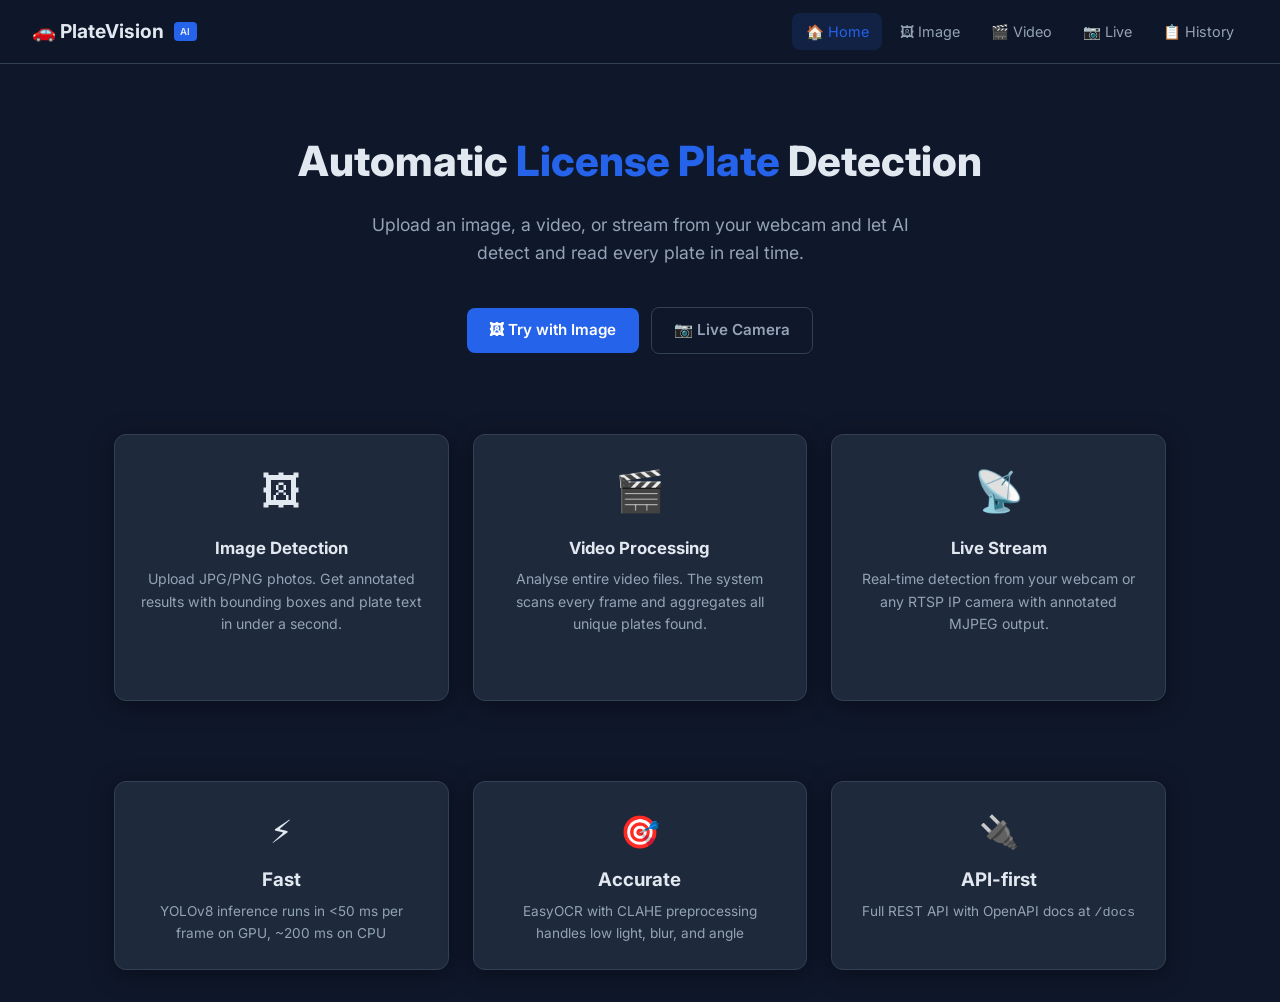
<file: frontend/index.html>
<!DOCTYPE html>
<html lang="en">
<head>
  <meta charset="UTF-8" />
  <meta name="viewport" content="width=device-width, initial-scale=1.0" />
  <title>PlateVision – License Plate Detection System</title>
  <link rel="preconnect" href="https://fonts.googleapis.com" />
  <link href="https://fonts.googleapis.com/css2?family=Inter:wght@400;600;700;800&display=swap" rel="stylesheet" />
  <link rel="stylesheet" href="static/css/styles.css" />
</head>
<body>

<nav class="navbar">
  <a href="index.html" class="navbar-brand">
    🚗 PlateVision <span class="badge">AI</span>
  </a>
  <div class="navbar-links">
    <a href="index.html"        class="nav-link active">🏠 Home</a>
    <a href="upload-image.html" class="nav-link">🖼 Image</a>
    <a href="upload-video.html" class="nav-link">🎬 Video</a>
    <a href="live-camera.html"  class="nav-link">📷 Live</a>
    <a href="history.html"      class="nav-link">📋 History</a>
  </div>
</nav>

<div class="hero">
  <h1>Automatic <span>License Plate</span> Detection</h1>
  <p>Upload an image, a video, or stream from your webcam and let AI detect and read every plate in real time.</p>
  <div class="flex items-center gap-3" style="justify-content:center">
    <a href="upload-image.html" class="btn btn-primary">🖼 Try with Image</a>
    <a href="live-camera.html"  class="btn btn-ghost">📷 Live Camera</a>
  </div>

  <div class="feature-cards container">
    <a href="upload-image.html" class="card feature-card" style="text-decoration:none;color:inherit">
      <div class="feature-icon">🖼</div>
      <h3>Image Detection</h3>
      <p>Upload JPG/PNG photos. Get annotated results with bounding boxes and plate text in under a second.</p>
    </a>
    <a href="upload-video.html" class="card feature-card" style="text-decoration:none;color:inherit">
      <div class="feature-icon">🎬</div>
      <h3>Video Processing</h3>
      <p>Analyse entire video files. The system scans every frame and aggregates all unique plates found.</p>
    </a>
    <a href="live-camera.html" class="card feature-card" style="text-decoration:none;color:inherit">
      <div class="feature-icon">📡</div>
      <h3>Live Stream</h3>
      <p>Real-time detection from your webcam or any RTSP IP camera with annotated MJPEG output.</p>
    </a>
  </div>
</div>

<div class="container" style="padding-top:0">
  <div class="grid-3">
    <div class="card" style="text-align:center">
      <div style="font-size:2rem;margin-bottom:.5rem">⚡</div>
      <h3 style="margin-bottom:.4rem">Fast</h3>
      <p class="text-muted text-sm">YOLOv8 inference runs in &lt;50 ms per frame on GPU, ~200 ms on CPU</p>
    </div>
    <div class="card" style="text-align:center">
      <div style="font-size:2rem;margin-bottom:.5rem">🎯</div>
      <h3 style="margin-bottom:.4rem">Accurate</h3>
      <p class="text-muted text-sm">EasyOCR with CLAHE preprocessing handles low light, blur, and angle</p>
    </div>
    <div class="card" style="text-align:center">
      <div style="font-size:2rem;margin-bottom:.5rem">🔌</div>
      <h3 style="margin-bottom:.4rem">API-first</h3>
      <p class="text-muted text-sm">Full REST API with OpenAPI docs at <code>/docs</code></p>
    </div>
  </div>
</div>

<script src="static/js/app.js"></script>
</body>
</html>
</file>
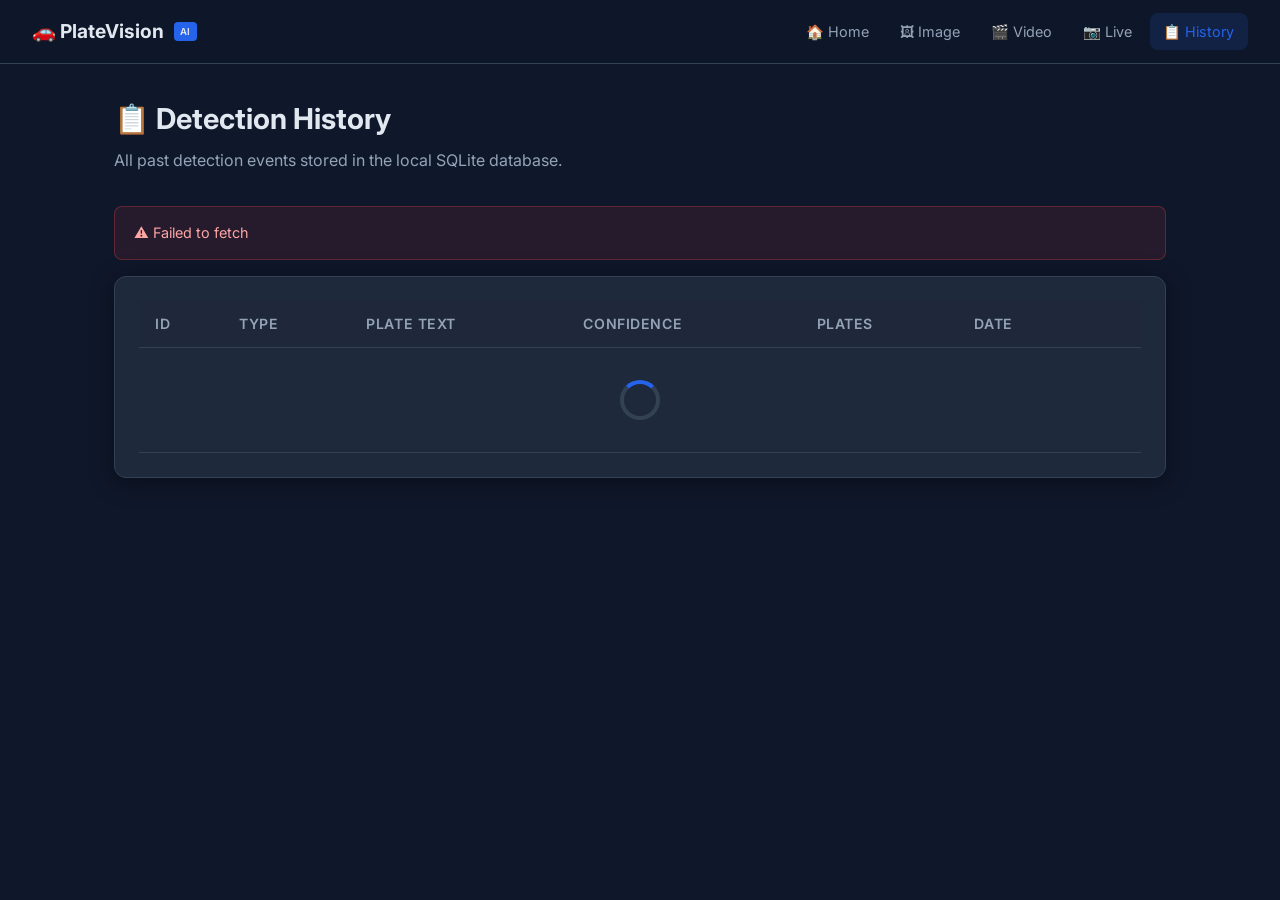
<file: frontend/history.html>
<!DOCTYPE html>
<html lang="en">
<head>
  <meta charset="UTF-8" />
  <meta name="viewport" content="width=device-width, initial-scale=1.0" />
  <title>Detection History – PlateVision</title>
  <link href="https://fonts.googleapis.com/css2?family=Inter:wght@400;600;700;800&display=swap" rel="stylesheet" />
  <link rel="stylesheet" href="static/css/styles.css" />
</head>
<body>

<nav class="navbar">
  <a href="index.html" class="navbar-brand">🚗 PlateVision <span class="badge">AI</span></a>
  <div class="navbar-links">
    <a href="index.html"        class="nav-link">🏠 Home</a>
    <a href="upload-image.html" class="nav-link">🖼 Image</a>
    <a href="upload-video.html" class="nav-link">🎬 Video</a>
    <a href="live-camera.html"  class="nav-link">📷 Live</a>
    <a href="history.html"      class="nav-link active">📋 History</a>
  </div>
</nav>

<div class="container">
  <h1 class="page-title">📋 Detection History</h1>
  <p class="page-subtitle">All past detection events stored in the local SQLite database.</p>

  <div id="alert-box" class="hidden"></div>

  <div class="card">
    <div class="table-wrap">
      <table>
        <thead>
          <tr>
            <th>ID</th>
            <th>Type</th>
            <th>Plate Text</th>
            <th>Confidence</th>
            <th>Plates</th>
            <th>Date</th>
            <th></th>
          </tr>
        </thead>
        <tbody id="history-tbody">
          <tr>
            <td colspan="7" class="text-muted" style="text-align:center;padding:2rem">
              <div class="spinner" style="margin:0 auto"></div>
            </td>
          </tr>
        </tbody>
      </table>
    </div>
  </div>
</div>

<style>
  .badge-type {
    display: inline-flex;
    align-items: center;
    padding: 2px 8px;
    border-radius: 99px;
    font-size: 0.75rem;
    font-weight: 600;
    text-transform: uppercase;
    background: rgba(37,99,235,0.15);
    color: #93c5fd;
  }
</style>

<script src="static/js/app.js"></script>
</body>
</html>
</file>
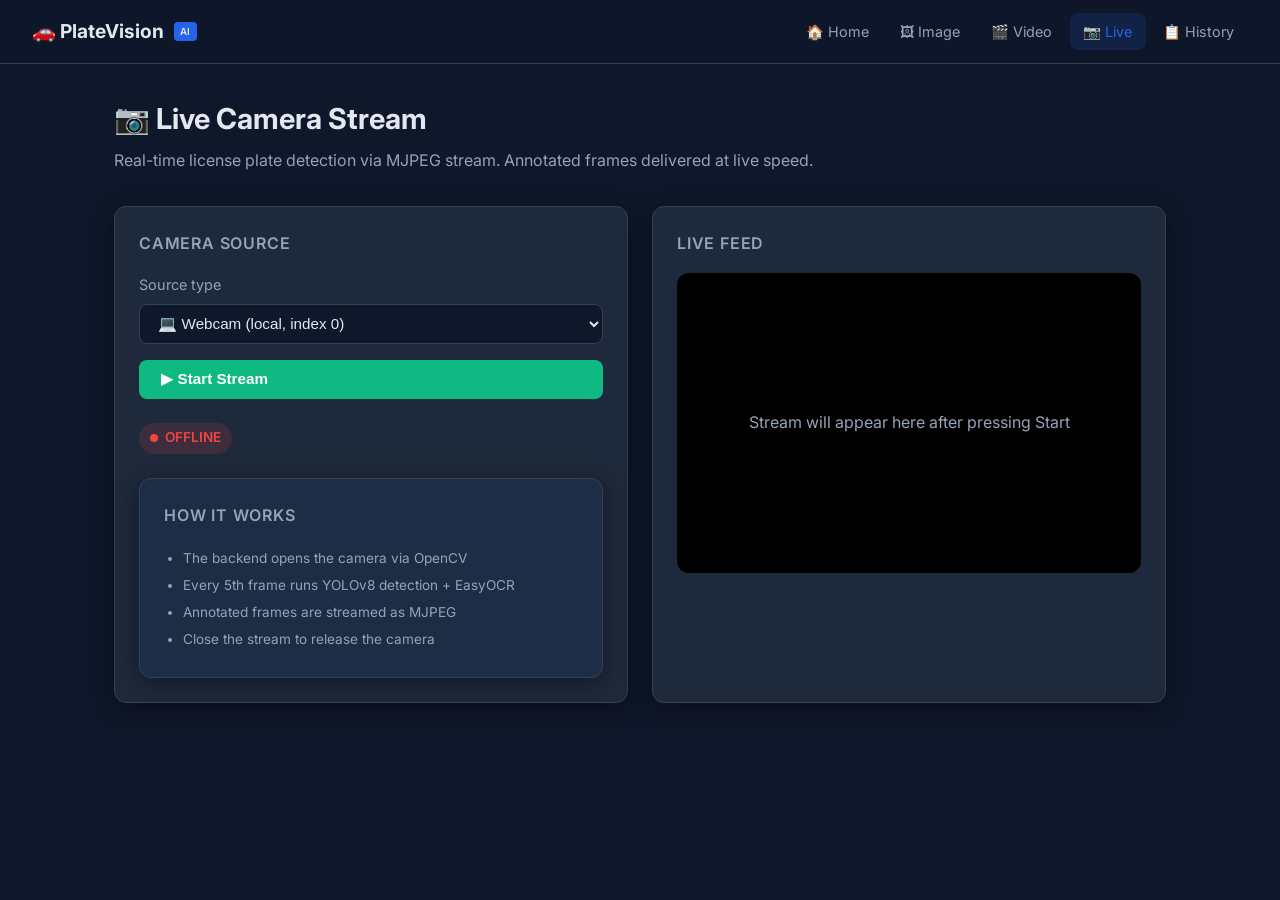
<file: frontend/live-camera.html>
<!DOCTYPE html>
<html lang="en">
<head>
  <meta charset="UTF-8" />
  <meta name="viewport" content="width=device-width, initial-scale=1.0" />
  <title>Live Camera – PlateVision</title>
  <link href="https://fonts.googleapis.com/css2?family=Inter:wght@400;600;700;800&display=swap" rel="stylesheet" />
  <link rel="stylesheet" href="static/css/styles.css" />
</head>
<body>

<nav class="navbar">
  <a href="index.html" class="navbar-brand">🚗 PlateVision <span class="badge">AI</span></a>
  <div class="navbar-links">
    <a href="index.html"        class="nav-link">🏠 Home</a>
    <a href="upload-image.html" class="nav-link">🖼 Image</a>
    <a href="upload-video.html" class="nav-link">🎬 Video</a>
    <a href="live-camera.html"  class="nav-link active">📷 Live</a>
    <a href="history.html"      class="nav-link">📋 History</a>
  </div>
</nav>

<div class="container">
  <h1 class="page-title">📷 Live Camera Stream</h1>
  <p class="page-subtitle">Real-time license plate detection via MJPEG stream. Annotated frames delivered at live speed.</p>

  <div class="grid-2">
    <!-- Controls -->
    <div class="card">
      <p class="card-title">Camera Source</p>

      <div style="margin-bottom:1rem">
        <label for="camera-source" style="display:block;margin-bottom:.5rem;font-size:.9rem;color:var(--text-muted)">Source type</label>
        <select id="camera-source" style="width:100%;padding:.6rem .9rem;background:var(--dark);border:1px solid var(--dark-border);border-radius:8px;color:var(--text);font-size:.95rem">
          <option value="webcam">💻 Webcam (local, index 0)</option>
          <option value="ip">🌐 IP / RTSP Camera</option>
        </select>
      </div>

      <div id="ip-section" class="hidden" style="margin-bottom:1rem">
        <label for="ip-url" style="display:block;margin-bottom:.5rem;font-size:.9rem;color:var(--text-muted)">Camera URL</label>
        <input id="ip-url" type="text" placeholder="rtsp://192.168.1.100:554/stream"
          style="width:100%;padding:.6rem .9rem;background:var(--dark);border:1px solid var(--dark-border);border-radius:8px;color:var(--text);font-size:.9rem" />
        <p class="text-sm text-muted mt-2">Supports RTSP, HTTP MJPEG, and other OpenCV-compatible URLs.</p>
      </div>

      <div class="flex gap-2">
        <button id="start-btn" class="btn btn-success" style="flex:1">▶ Start Stream</button>
        <button id="stop-btn"  class="btn btn-danger hidden" style="flex:1">■ Stop</button>
      </div>

      <div style="margin-top:1.5rem">
        <div id="stream-status" class="stream-status offline">
          <span class="dot red"></span> OFFLINE
        </div>
      </div>

      <div class="card" style="margin-top:1.5rem;background:rgba(37,99,235,0.06)">
        <p class="card-title">How it works</p>
        <ul class="text-sm text-muted" style="padding-left:1.2rem;line-height:2">
          <li>The backend opens the camera via OpenCV</li>
          <li>Every 5th frame runs YOLOv8 detection + EasyOCR</li>
          <li>Annotated frames are streamed as MJPEG</li>
          <li>Close the stream to release the camera</li>
        </ul>
      </div>
    </div>

    <!-- Stream display -->
    <div class="card stream-container">
      <p class="card-title">Live Feed</p>
      <div class="preview-box" style="min-height:300px;padding:0">
        <div class="preview-placeholder" id="stream-placeholder" style="padding:3rem">
          Stream will appear here after pressing Start
        </div>
        <img id="stream-img" alt="Live stream" style="display:none;width:100%;border-radius:12px" />
      </div>
    </div>
  </div>
</div>

<script src="static/js/app.js"></script>
<script>
  // Toggle IP URL input
  document.getElementById("camera-source").addEventListener("change", function() {
    const ipSec = document.getElementById("ip-section");
    ipSec.classList.toggle("hidden", this.value !== "ip");
  });

  // Show/hide stream image
  const streamImg = document.getElementById("stream-img");
  const placeholder = document.getElementById("stream-placeholder");
  document.getElementById("start-btn").addEventListener("click", () => {
    streamImg.style.display = "block";
    placeholder.style.display = "none";
  });
  document.getElementById("stop-btn").addEventListener("click", () => {
    streamImg.style.display = "none";
    placeholder.style.display = "flex";
  });
</script>
</body>
</html>
</file>
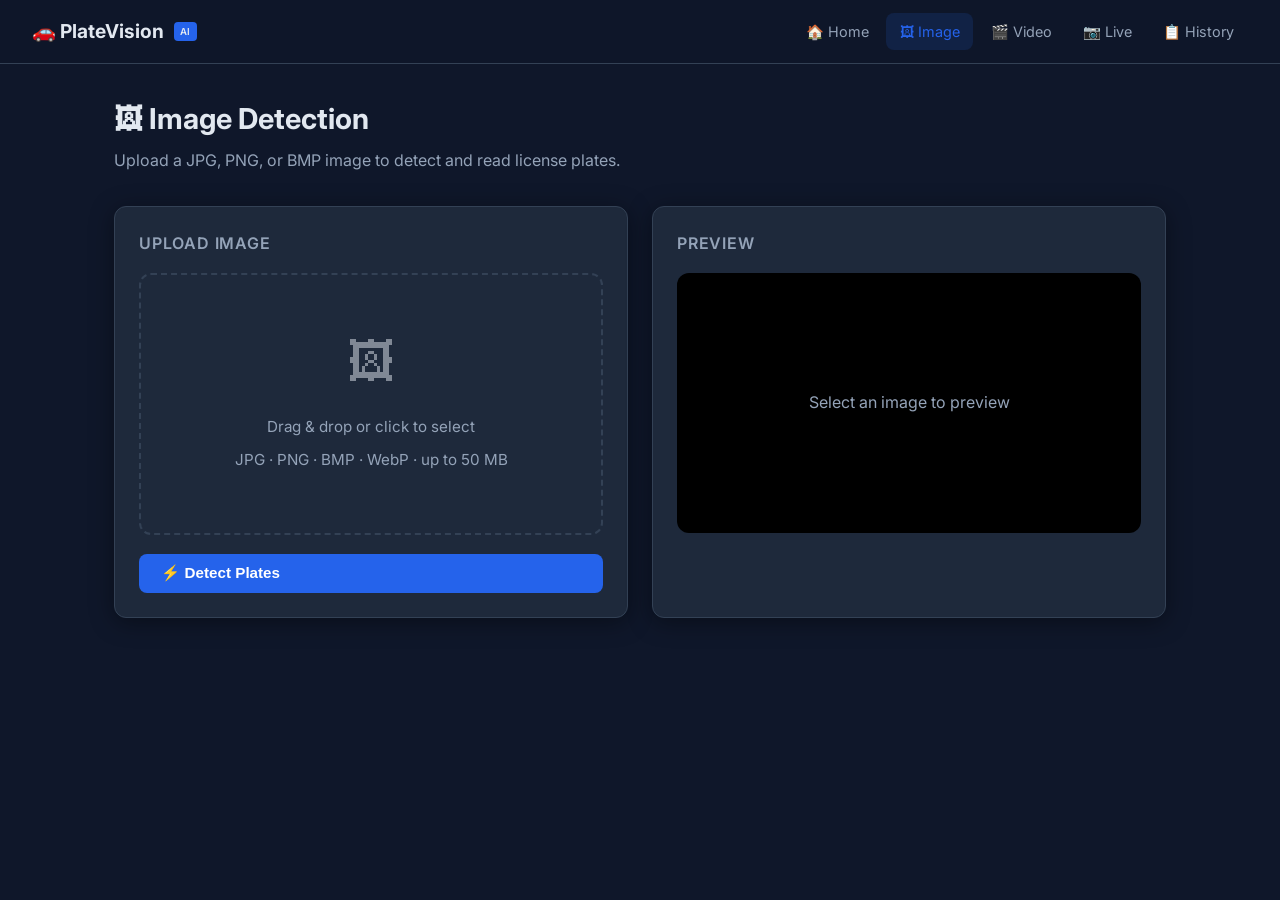
<file: frontend/upload-image.html>
<!DOCTYPE html>
<html lang="en">
<head>
  <meta charset="UTF-8" />
  <meta name="viewport" content="width=device-width, initial-scale=1.0" />
  <title>Image Detection – PlateVision</title>
  <link href="https://fonts.googleapis.com/css2?family=Inter:wght@400;600;700;800&display=swap" rel="stylesheet" />
  <link rel="stylesheet" href="static/css/styles.css" />
</head>
<body>

<nav class="navbar">
  <a href="index.html" class="navbar-brand">🚗 PlateVision <span class="badge">AI</span></a>
  <div class="navbar-links">
    <a href="index.html"        class="nav-link">🏠 Home</a>
    <a href="upload-image.html" class="nav-link active">🖼 Image</a>
    <a href="upload-video.html" class="nav-link">🎬 Video</a>
    <a href="live-camera.html"  class="nav-link">📷 Live</a>
    <a href="history.html"      class="nav-link">📋 History</a>
  </div>
</nav>

<div class="container">
  <h1 class="page-title">🖼 Image Detection</h1>
  <p class="page-subtitle">Upload a JPG, PNG, or BMP image to detect and read license plates.</p>

  <div id="alert-box" class="hidden"></div>

  <div class="grid-2">
    <!-- Upload card -->
    <div class="card">
      <p class="card-title">Upload Image</p>
      <form id="image-form">
        <div class="upload-zone" id="upload-zone">
          <input type="file" id="image-input" accept=".jpg,.jpeg,.png,.bmp,.webp" />
          <div class="upload-icon">🖼</div>
          <p>Drag & drop or click to select</p>
          <p class="text-sm text-muted mt-2">JPG · PNG · BMP · WebP · up to 50 MB</p>
          <p class="file-name" id="file-name"></p>
        </div>
        <div style="margin-top:1.2rem">
          <button type="submit" class="btn btn-primary" id="submit-btn" style="width:100%">
            ⚡ Detect Plates
          </button>
        </div>
      </form>
    </div>

    <!-- Original preview -->
    <div class="card">
      <p class="card-title">Preview</p>
      <div class="preview-box" style="min-height:260px">
        <div class="loading-overlay" id="loading-overlay">
          <div class="spinner"></div>
          <p>Running AI detection…</p>
        </div>
        <div class="preview-placeholder" id="preview-placeholder">
          Select an image to preview
        </div>
        <img id="result-img" class="hidden" alt="Annotated result" />
      </div>
    </div>
  </div>

  <!-- Results section -->
  <div id="result-section" class="hidden" style="margin-top:1.5rem">
    <div class="card mb-4">
      <p class="card-title">Detection Stats</p>
      <div class="flex gap-3" id="stats"></div>
    </div>

    <div class="card">
      <p class="card-title">Detected Plates</p>
      <div id="plates-list"></div>
    </div>
  </div>
</div>

<script src="static/js/app.js"></script>
<script>
  // Show preview when file selected
  document.getElementById("image-input").addEventListener("change", function() {
    const file = this.files[0];
    if (!file) return;
    const reader = new FileReader();
    reader.onload = e => {
      const img = document.getElementById("result-img");
      const ph  = document.getElementById("preview-placeholder");
      img.src = e.target.result;
      img.classList.remove("hidden");
      if (ph) ph.classList.add("hidden");
    };
    reader.readAsDataURL(file);
  });
</script>
</body>
</html>
</file>
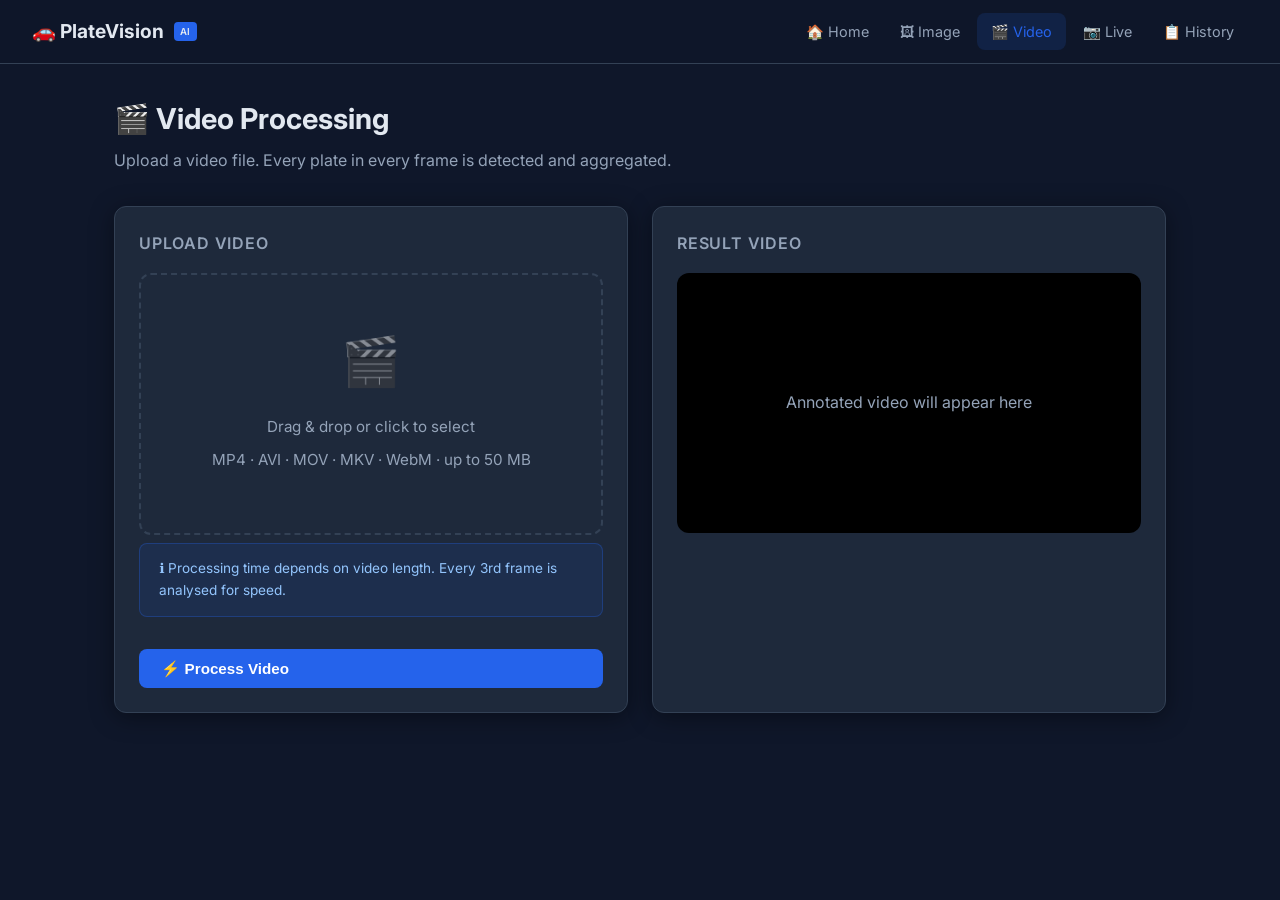
<file: frontend/upload-video.html>
<!DOCTYPE html>
<html lang="en">
<head>
  <meta charset="UTF-8" />
  <meta name="viewport" content="width=device-width, initial-scale=1.0" />
  <title>Video Detection – PlateVision</title>
  <link href="https://fonts.googleapis.com/css2?family=Inter:wght@400;600;700;800&display=swap" rel="stylesheet" />
  <link rel="stylesheet" href="static/css/styles.css" />
</head>
<body>

<nav class="navbar">
  <a href="index.html" class="navbar-brand">🚗 PlateVision <span class="badge">AI</span></a>
  <div class="navbar-links">
    <a href="index.html"        class="nav-link">🏠 Home</a>
    <a href="upload-image.html" class="nav-link">🖼 Image</a>
    <a href="upload-video.html" class="nav-link active">🎬 Video</a>
    <a href="live-camera.html"  class="nav-link">📷 Live</a>
    <a href="history.html"      class="nav-link">📋 History</a>
  </div>
</nav>

<div class="container">
  <h1 class="page-title">🎬 Video Processing</h1>
  <p class="page-subtitle">Upload a video file. Every plate in every frame is detected and aggregated.</p>

  <div id="alert-box" class="hidden"></div>

  <div class="grid-2">
    <!-- Upload -->
    <div class="card">
      <p class="card-title">Upload Video</p>
      <form id="video-form">
        <div class="upload-zone" id="upload-zone">
          <input type="file" id="video-input" accept=".mp4,.avi,.mov,.mkv,.webm" />
          <div class="upload-icon">🎬</div>
          <p>Drag & drop or click to select</p>
          <p class="text-sm text-muted mt-2">MP4 · AVI · MOV · MKV · WebM · up to 50 MB</p>
          <p class="file-name" id="file-name"></p>
        </div>
        <div class="alert alert-info mt-2 text-sm">
          ℹ Processing time depends on video length. Every 3rd frame is analysed for speed.
        </div>
        <button type="submit" class="btn btn-primary" id="submit-btn" style="width:100%;margin-top:1rem">
          ⚡ Process Video
        </button>
      </form>
    </div>

    <!-- Preview / result -->
    <div class="card">
      <p class="card-title">Result Video</p>
      <div class="preview-box" style="min-height:260px">
        <div class="loading-overlay" id="loading-overlay">
          <div class="spinner"></div>
          <p>Processing video… this may take a moment</p>
        </div>
        <div class="preview-placeholder">
          Annotated video will appear here
        </div>
        <video id="result-video" class="hidden" controls style="max-width:100%;border-radius:12px"></video>
      </div>
    </div>
  </div>

  <!-- Results -->
  <div id="result-section" class="hidden" style="margin-top:1.5rem">
    <div class="card mb-4">
      <p class="card-title">Processing Stats</p>
      <div class="flex gap-3 flex-wrap" id="stats"></div>
    </div>

    <div class="card">
      <p class="card-title">Unique Plates Detected</p>
      <div id="plates-list"></div>
    </div>
  </div>
</div>

<script src="static/js/app.js"></script>
<script>
  // Show result video when loaded
  const resultVid = document.getElementById("result-video");
  const ph = document.querySelector(".preview-placeholder");
  if (resultVid) {
    const orig = window.renderVideoResult;
    // Override to show video element
    document.getElementById("video-form").addEventListener("submit", () => {
      if (ph) ph.style.display = "none";
    });
  }
</script>
</body>
</html>
</file>
<file: frontend/static/css/styles.css>
/* ═══════════════════════════════════════════════════════
   License Plate Detection System – Global Styles
   ═══════════════════════════════════════════════════════ */

:root {
  --primary: #2563eb;
  --primary-dark: #1d4ed8;
  --secondary: #10b981;
  --danger: #ef4444;
  --warning: #f59e0b;
  --dark: #0f172a;
  --dark-card: #1e293b;
  --dark-border: #334155;
  --text: #e2e8f0;
  --text-muted: #94a3b8;
  --radius: 12px;
  --shadow: 0 4px 24px rgba(0, 0, 0, 0.4);
  --transition: all 0.2s ease;
}

* {
  box-sizing: border-box;
  margin: 0;
  padding: 0;
}

body {
  font-family: 'Inter', system-ui, -apple-system, sans-serif;
  background: var(--dark);
  color: var(--text);
  min-height: 100vh;
  line-height: 1.6;
}

/* ─── Navbar ──────────────────────────────────────────── */
.navbar {
  display: flex;
  align-items: center;
  gap: 1rem;
  padding: 0.8rem 2rem;
  background: rgba(15, 23, 42, 0.95);
  border-bottom: 1px solid var(--dark-border);
  backdrop-filter: blur(12px);
  position: sticky;
  top: 0;
  z-index: 100;
}

.navbar-brand {
  display: flex;
  align-items: center;
  gap: 0.6rem;
  font-size: 1.2rem;
  font-weight: 700;
  color: var(--text);
  text-decoration: none;
}

.navbar-brand span.badge {
  font-size: 0.6rem;
  background: var(--primary);
  padding: 2px 6px;
  border-radius: 4px;
  font-weight: 600;
  letter-spacing: 0.05em;
  text-transform: uppercase;
}

.navbar-links {
  display: flex;
  gap: 0.25rem;
  margin-left: auto;
}

.nav-link {
  display: flex;
  align-items: center;
  gap: 0.4rem;
  padding: 0.45rem 0.85rem;
  border-radius: 8px;
  color: var(--text-muted);
  text-decoration: none;
  font-size: 0.9rem;
  transition: var(--transition);
}

.nav-link:hover,
.nav-link.active {
  background: rgba(37, 99, 235, 0.15);
  color: var(--primary);
}

/* ─── Layout helpers ──────────────────────────────────── */
.container {
  max-width: 1100px;
  margin: 0 auto;
  padding: 2rem 1.5rem;
}

.page-title {
  font-size: 1.8rem;
  font-weight: 700;
  margin-bottom: 0.4rem;
}

.page-subtitle {
  color: var(--text-muted);
  margin-bottom: 2rem;
}

.card {
  background: var(--dark-card);
  border: 1px solid var(--dark-border);
  border-radius: var(--radius);
  padding: 1.5rem;
  box-shadow: var(--shadow);
}

.card-title {
  font-size: 1rem;
  font-weight: 600;
  margin-bottom: 1rem;
  color: var(--text-muted);
  text-transform: uppercase;
  letter-spacing: 0.05em;
}

.grid-2 { display: grid; grid-template-columns: 1fr 1fr; gap: 1.5rem; }
.grid-3 { display: grid; grid-template-columns: repeat(3, 1fr); gap: 1.5rem; }
@media (max-width: 768px) {
  .grid-2, .grid-3 { grid-template-columns: 1fr; }
}

/* ─── Upload zone ─────────────────────────────────────── */
.upload-zone {
  border: 2px dashed var(--dark-border);
  border-radius: var(--radius);
  padding: 3rem 2rem;
  text-align: center;
  cursor: pointer;
  transition: var(--transition);
  position: relative;
}

.upload-zone:hover,
.upload-zone.dragover {
  border-color: var(--primary);
  background: rgba(37, 99, 235, 0.05);
}

.upload-zone input[type="file"] {
  position: absolute;
  inset: 0;
  opacity: 0;
  cursor: pointer;
  width: 100%;
  height: 100%;
}

.upload-icon {
  font-size: 3rem;
  margin-bottom: 1rem;
  opacity: 0.5;
}

.upload-zone p {
  color: var(--text-muted);
  font-size: 0.95rem;
}

.upload-zone .file-name {
  margin-top: 0.8rem;
  font-size: 0.9rem;
  color: var(--primary);
  font-weight: 500;
}

/* ─── Buttons ─────────────────────────────────────────── */
.btn {
  display: inline-flex;
  align-items: center;
  gap: 0.5rem;
  padding: 0.65rem 1.4rem;
  border: none;
  border-radius: 8px;
  font-size: 0.95rem;
  font-weight: 600;
  cursor: pointer;
  transition: var(--transition);
  text-decoration: none;
}

.btn-primary { background: var(--primary); color: white; }
.btn-primary:hover { background: var(--primary-dark); transform: translateY(-1px); }
.btn-primary:disabled { opacity: 0.5; cursor: not-allowed; transform: none; }

.btn-success { background: var(--secondary); color: white; }
.btn-danger  { background: var(--danger); color: white; }
.btn-ghost {
  background: transparent;
  border: 1px solid var(--dark-border);
  color: var(--text-muted);
}
.btn-ghost:hover { border-color: var(--primary); color: var(--primary); }

/* ─── Plate tag ───────────────────────────────────────── */
.plate-tag {
  display: inline-flex;
  align-items: center;
  gap: 0.5rem;
  background: #000;
  border: 2px solid #fbbf24;
  border-radius: 6px;
  padding: 0.35rem 0.85rem;
  font-family: 'Courier New', monospace;
  font-size: 1.2rem;
  font-weight: 700;
  letter-spacing: 0.1em;
  color: #fbbf24;
}

/* ─── Confidence bar ──────────────────────────────────── */
.conf-bar-wrap {
  display: flex;
  align-items: center;
  gap: 0.75rem;
}
.conf-bar {
  flex: 1;
  height: 6px;
  background: var(--dark-border);
  border-radius: 99px;
  overflow: hidden;
}
.conf-bar-fill {
  height: 100%;
  border-radius: 99px;
  background: var(--secondary);
  transition: width 0.5s ease;
}
.conf-value {
  font-size: 0.85rem;
  font-weight: 600;
  color: var(--secondary);
  min-width: 42px;
}

/* ─── Image/Video previews ────────────────────────────── */
.preview-box {
  border-radius: var(--radius);
  overflow: hidden;
  background: #000;
  min-height: 200px;
  display: flex;
  align-items: center;
  justify-content: center;
  position: relative;
}
.preview-box img,
.preview-box video {
  max-width: 100%;
  max-height: 500px;
  border-radius: var(--radius);
  display: block;
}
.preview-placeholder {
  color: var(--text-muted);
  text-align: center;
  padding: 2rem;
}

/* ─── Spinner ─────────────────────────────────────────── */
.spinner {
  width: 40px;
  height: 40px;
  border: 4px solid var(--dark-border);
  border-top-color: var(--primary);
  border-radius: 50%;
  animation: spin 0.7s linear infinite;
}
@keyframes spin { to { transform: rotate(360deg); } }

.loading-overlay {
  display: none;
  position: absolute;
  inset: 0;
  background: rgba(15, 23, 42, 0.85);
  border-radius: var(--radius);
  align-items: center;
  justify-content: center;
  flex-direction: column;
  gap: 1rem;
  z-index: 10;
}
.loading-overlay.active { display: flex; }
.loading-overlay p { color: var(--text-muted); font-size: 0.9rem; }

/* ─── Alert ───────────────────────────────────────────── */
.alert {
  padding: 0.9rem 1.2rem;
  border-radius: 8px;
  font-size: 0.9rem;
  margin-bottom: 1rem;
  display: flex;
  align-items: center;
  gap: 0.6rem;
}
.alert-error   { background: rgba(239, 68, 68, 0.1);  border: 1px solid rgba(239, 68, 68, 0.3);  color: #fca5a5; }
.alert-success { background: rgba(16, 185, 129, 0.1); border: 1px solid rgba(16, 185, 129, 0.3); color: #6ee7b7; }
.alert-info    { background: rgba(37, 99, 235, 0.1);  border: 1px solid rgba(37, 99, 235, 0.3);  color: #93c5fd; }

/* ─── Table ───────────────────────────────────────────── */
.table-wrap { overflow-x: auto; }
table { width: 100%; border-collapse: collapse; font-size: 0.88rem; }
th, td { padding: 0.75rem 1rem; text-align: left; border-bottom: 1px solid var(--dark-border); }
th { color: var(--text-muted); font-weight: 600; text-transform: uppercase; letter-spacing: 0.04em; background: rgba(30, 41, 59, 0.5); }
tr:hover td { background: rgba(37, 99, 235, 0.04); }

/* ─── Stats badges ────────────────────────────────────── */
.stat-badge {
  display: inline-flex;
  flex-direction: column;
  align-items: center;
  background: var(--dark-card);
  border: 1px solid var(--dark-border);
  border-radius: 10px;
  padding: 1rem 1.5rem;
  min-width: 100px;
}
.stat-value { font-size: 1.8rem; font-weight: 700; color: var(--primary); }
.stat-label { font-size: 0.75rem; color: var(--text-muted); text-transform: uppercase; letter-spacing: 0.05em; }

/* ─── Hero section ────────────────────────────────────── */
.hero {
  text-align: center;
  padding: 4rem 2rem 3rem;
}
.hero h1 { font-size: 2.6rem; font-weight: 800; margin-bottom: 1rem; }
.hero h1 span { color: var(--primary); }
.hero p { font-size: 1.1rem; color: var(--text-muted); max-width: 560px; margin: 0 auto 2.5rem; }

.feature-cards { display: grid; grid-template-columns: repeat(auto-fit, minmax(260px, 1fr)); gap: 1.5rem; margin-top: 3rem; }
.feature-card { text-align: center; }
.feature-icon { font-size: 2.5rem; margin-bottom: 0.75rem; }
.feature-card h3 { font-size: 1.05rem; font-weight: 700; margin-bottom: 0.4rem; }
.feature-card p { font-size: 0.88rem; color: var(--text-muted); }

/* ─── Stream ──────────────────────────────────────────── */
.stream-container img { width: 100%; border-radius: var(--radius); display: block; }
.stream-status {
  display: inline-flex;
  align-items: center;
  gap: 0.4rem;
  font-size: 0.85rem;
  font-weight: 600;
  padding: 0.3rem 0.7rem;
  border-radius: 99px;
}
.stream-status.live    { background: rgba(16, 185, 129, 0.15); color: var(--secondary); }
.stream-status.offline { background: rgba(239, 68, 68, 0.15);  color: var(--danger); }
.dot { width: 8px; height: 8px; border-radius: 50%; }
.dot.green { background: var(--secondary); animation: pulse 1.5s infinite; }
.dot.red   { background: var(--danger); }
@keyframes pulse { 0%,100%{opacity:1} 50%{opacity:0.4} }

/* ─── Scrollbar ───────────────────────────────────────── */
::-webkit-scrollbar { width: 6px; height: 6px; }
::-webkit-scrollbar-track { background: var(--dark); }
::-webkit-scrollbar-thumb { background: var(--dark-border); border-radius: 3px; }
::-webkit-scrollbar-thumb:hover { background: #475569; }

/* ─── Misc ────────────────────────────────────────────── */
.hidden { display: none !important; }
.flex { display: flex; }
.items-center { align-items: center; }
.gap-2 { gap: 0.5rem; }
.gap-3 { gap: 0.75rem; }
.mb-1 { margin-bottom: 0.25rem; }
.mb-2 { margin-bottom: 0.5rem; }
.mb-3 { margin-bottom: 0.75rem; }
.mb-4 { margin-bottom: 1rem; }
.mt-2 { margin-top: 0.5rem; }
.mt-4 { margin-top: 1rem; }
.text-muted { color: var(--text-muted); }
.text-sm { font-size: 0.85rem; }
.font-mono { font-family: 'Courier New', monospace; }
</file>
